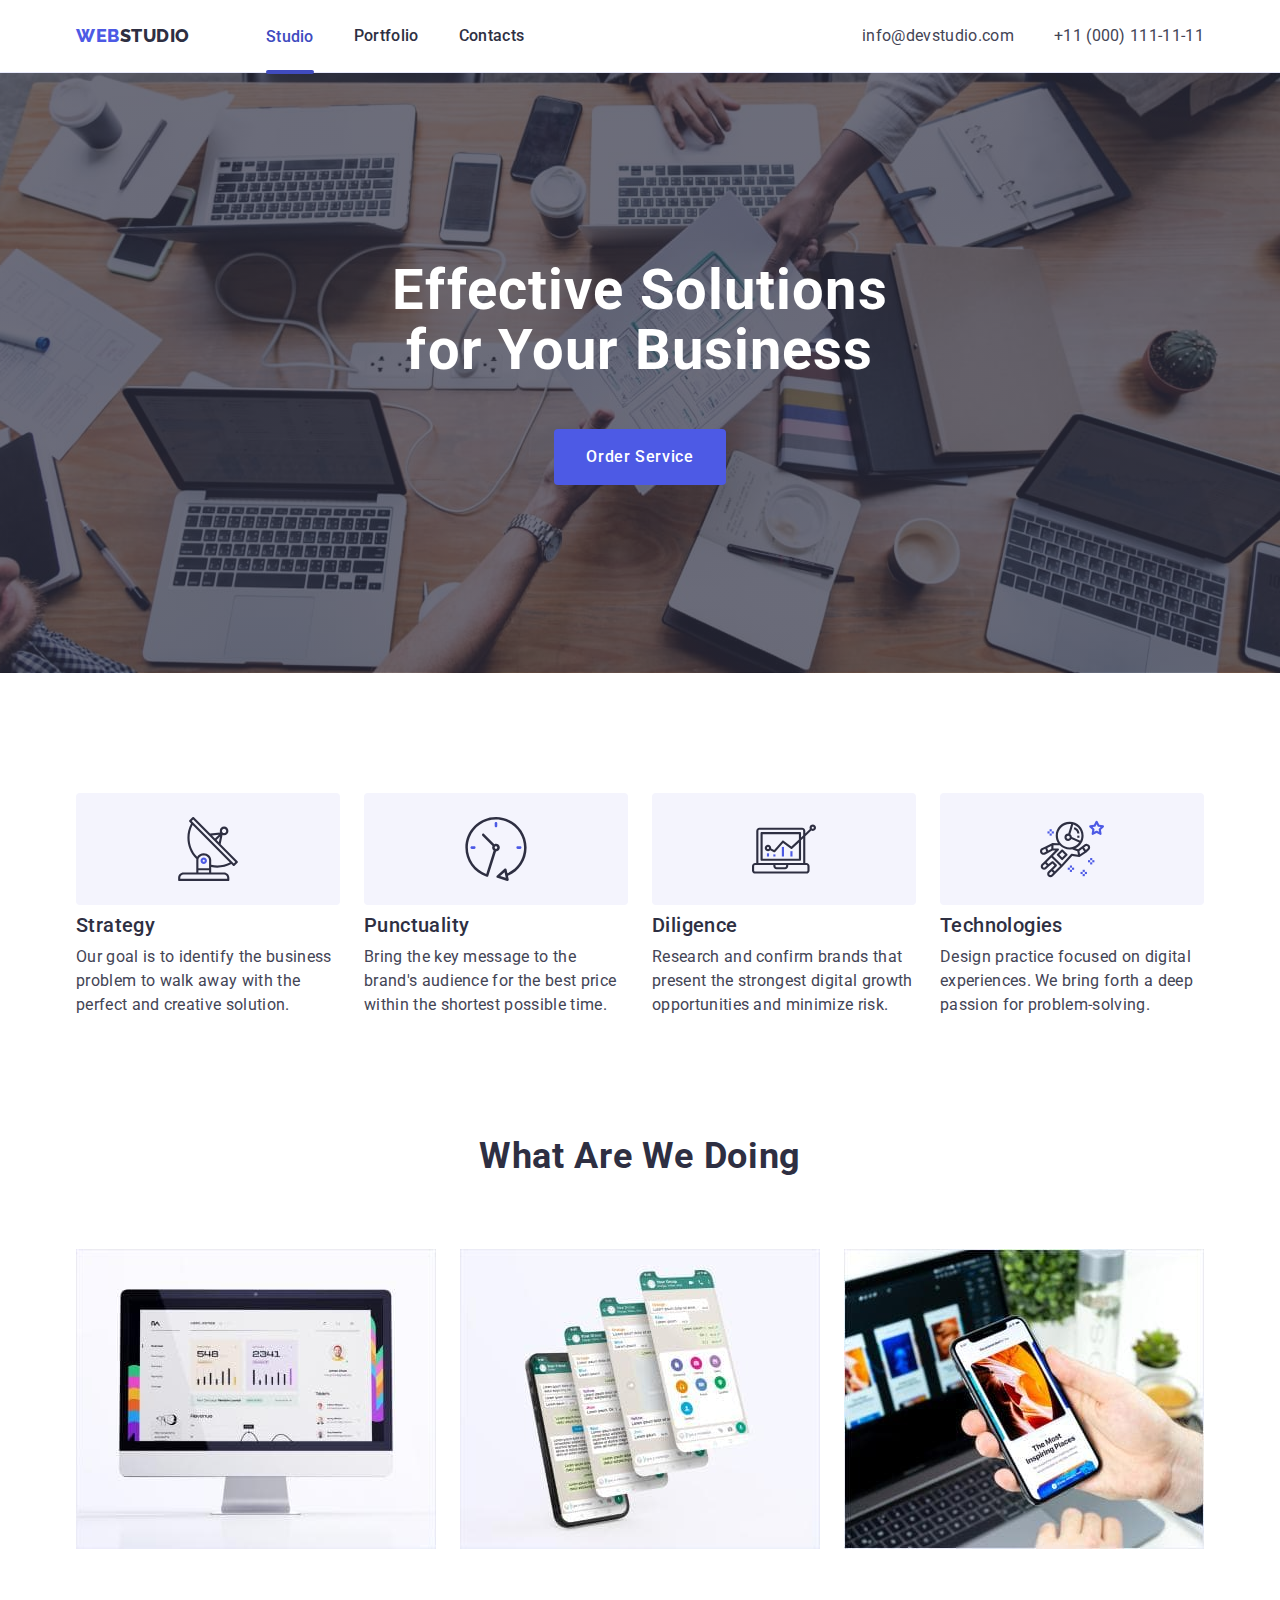
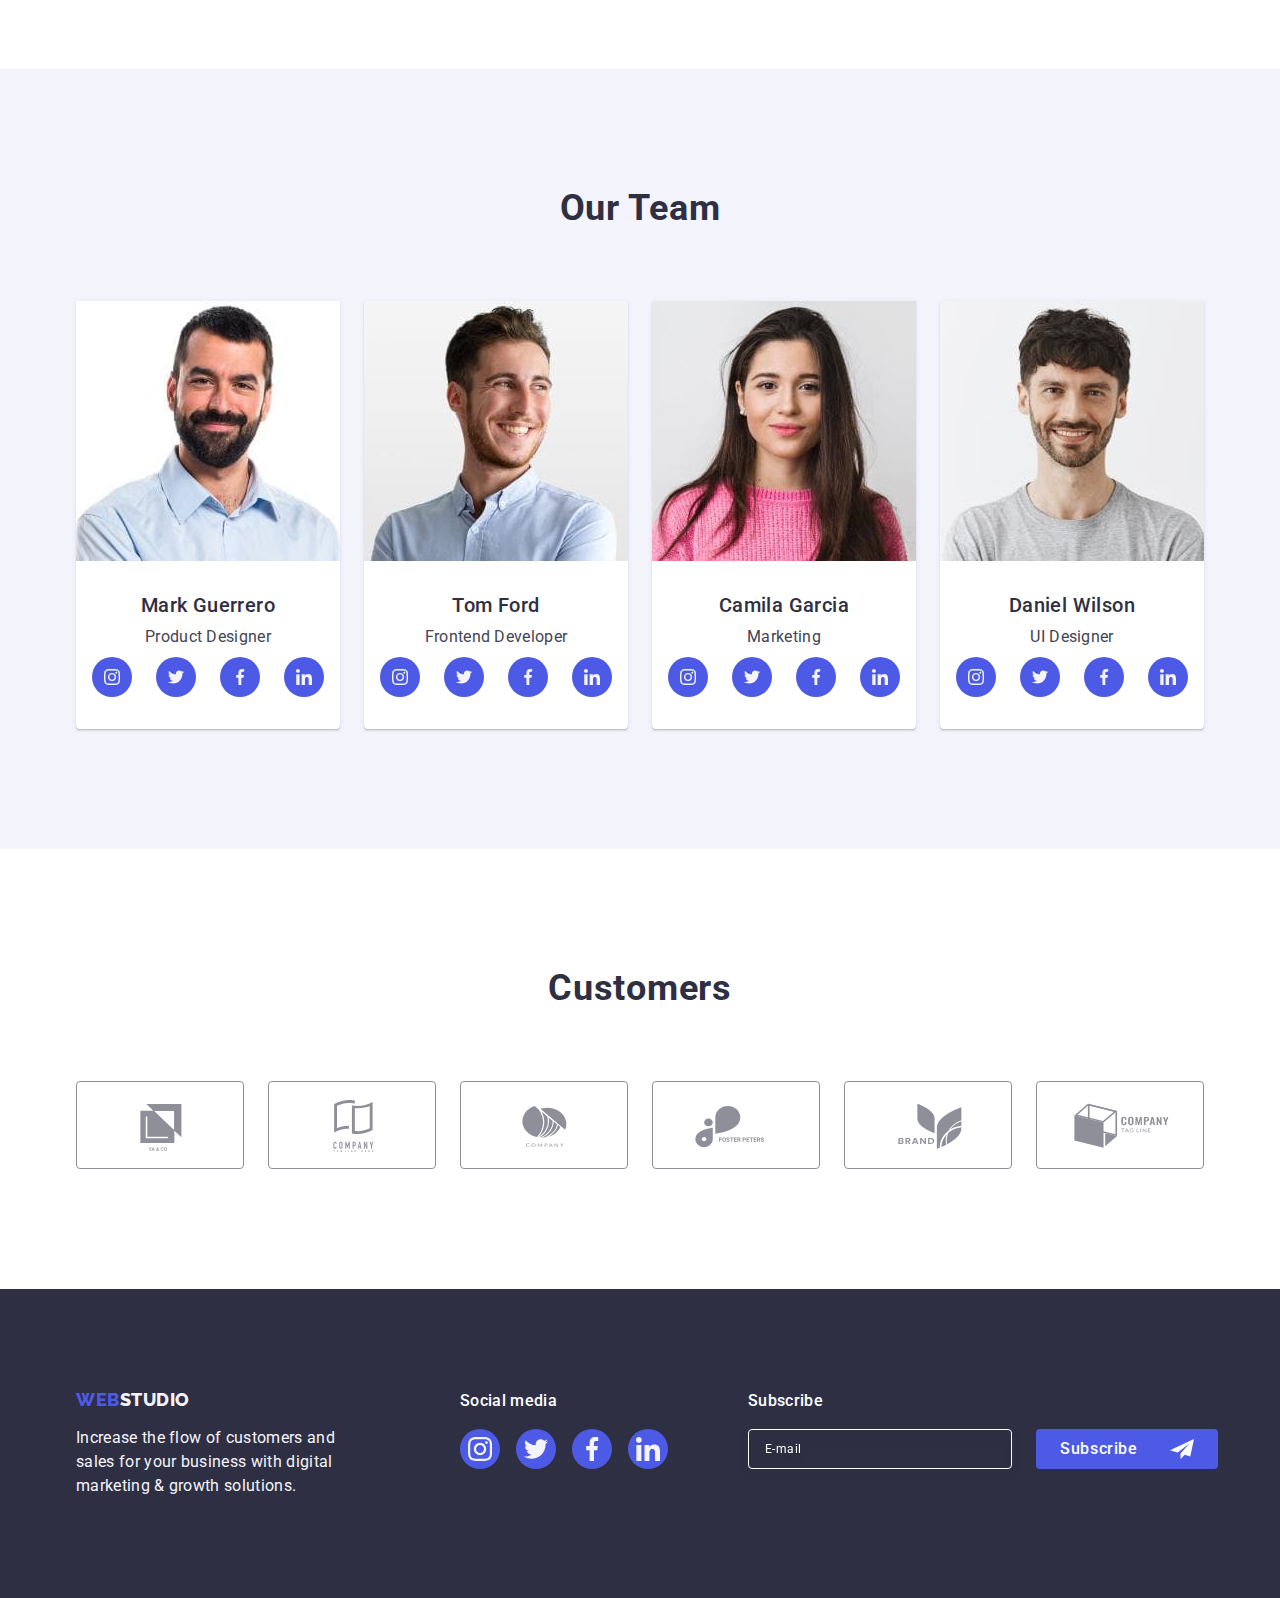
<file: index.html>
<!DOCTYPE html>
<html lang="en">
    <head>
        <link rel="stylesheet" href="./css/modern-normalize.min.css" />
        <link rel="preconnect" href="https://fonts.googleapis.com">
        <link rel="preconnect" href="https://fonts.gstatic.com" crossorigin>
        <link
            href="https://fonts.googleapis.com/css2?family=Raleway:wght@800&family=Roboto:wght@400;500;700&display=swap"
            rel="stylesheet">
        <meta charset="utf-8" />
        <meta name="description" content="Web studio services" />
        <title>Web Studio</title>
        <link href="./css/styles.css" rel="stylesheet"/>
    </head>

    <body>
        <header class="header">
            <div class="container header-div">
            <nav class="nav">
                <a class="logo link" href="./index.html">Web<span class="span">Studio</span></a>
                <ul class="list header-ul-l">
                    <li><a class="list-menu-header link current" href="./index.html">Studio</a></li>
                    <li><a class="list-menu-header link" href="./portfolio.html">Portfolio</a></li>
                    <li><a class="list-menu-header link" href="">Contacts</a></li>
                </ul>
            </nav>
            <address class="address">
                <ul class="list header-ul-ll">
                    <li><a class="list-contacts-header link" href="mailto:info@devstudio.com">info@devstudio.com</a></li>
                    <li><a class="list-contacts-header link" href="tel:+110001111111">+11 (000) 111-11-11</a></li>
                </ul>
            </address>
            </div>
        </header>

        <main>
            <section class="first-section container">
                <div class="container">
            <h1 class="title-first-section">Effective Solutions for Your Business</h1>
            <button data-modal-open class="first-section-button" type="button">Order Service</button>
            </div>
            </section>

            <section class="second-section">
                <div class="container">
            <h2 class="visually-hidden">List of features</h2>
            <ul class="l-list-ll-section list">
                <li class="item-l-list-ll-section">
                    <div class="background-icons-ll-section">
                    <svg width="64" height="64">
                        <use href="./images/icons.svg#icon-antenna-1"></use>
                    </svg>
                    </div>
                    <h3 class="second-section-titles">Strategy</h3>
                    <p class="second-section-text">
                        Our goal is to identify the business
                        problem to walk away with the perfect and creative solution.
                    </p>
                </li>
                <li class="item-l-list-ll-section">
                    <div class="background-icons-ll-section">
                    <svg width="64" height="64">
                        <use href="./images/icons.svg#icon-clock-1"></use>
                    </svg>
                    </div>
                    <h3 class="second-section-titles">Punctuality</h3>
                    <p class="second-section-text">
                        Bring the key message to the brand's audience for the best price within the shortest possible time.
                    </p>
                </li>
                <li class="item-l-list-ll-section">
                    <div class="background-icons-ll-section">
                    <svg width="64" height="64">
                        <use href="./images/icons.svg#icon-diagram-1"></use>
                    </svg>
                    </div>
                    <h3 class="second-section-titles">Diligence</h3>
                    <p class="second-section-text">
                        Research and confirm brands that present the strongest digital growth opportunities and minimize risk.
                    </p>
                </li>
                <li class="item-l-list-ll-section">
                    <div class="background-icons-ll-section">
                    <svg width="64" height="64">
                        <use href="./images/icons.svg#icon-astronaut-1"></use>
                    </svg>
                    </div>
                    <h3 class="second-section-titles">Technologies</h3>
                    <p class="second-section-text">
                        Design practice focused on digital experiences. We bring forth a deep passion for problem-solving.
                    </p>
                </li>
            </ul>
            </div>
            </section>

            <section class="third-section">
                <div class="container">
            <h2 class="tytles-h-ll">What are we doing</h2>
            <ul class="l-list-lll-section list">
                <li class="list-l-list-lll-section"><img src="./images/Rectangle_71.jpg" alt="Computer" width="360" height="300" /></li>
                <li class="list-l-list-lll-section"><img src="./images/Rectangle_72.jpg" alt="Displays" width="360" height="300" /></li>
                <li class="list-l-list-lll-section"><img src="./images/Rectangle_73.jpg" alt="Smartphone" width="360" height="300" /></li>
            </ul>
            </div>
            </section>

            <section class="fourth-section">
                <div class="container">
            <h2 class="tytles-h-ll">Our Team</h2>
            <ul class="l-list-llll-section list">
                <li class="list-fourth-section">
                    <img class="img-fourth-section" src="./images/img_1.jpg" alt="Mark"/>
                    <div class="employee-data">
                    <h3 class="fourth-section-h-lll">Mark Guerrero</h3>
                    <p class="fourth-section-p">Product Designer</p>
                    <ul class="list-icons-llll-section list">
                        <li class="background-icons-llll-section">
                            <a class="link-social-llll-section link" href="">
                            <svg class="icons-llll-section" width="16" height="16">
                                <use href="./images/icons.svg#icon-instagram-2"></use>
                            </svg>
                            </a>
                        </li>
                        <li class="background-icons-llll-section">
                            <a class="link-social-llll-section link" href="">
                            <svg class="icons-llll-section" width="16" height="16">
                                <use href="./images/icons.svg#icon-twitter-1"></use>
                            </svg>
                            </a>
                        </li>
                        <li class="background-icons-llll-section">
                            <a class="link-social-llll-section link" href="">
                            <svg class="icons-llll-section" width="16" height="16">
                                <use href="./images/icons.svg#icon-facebook-1"></use>
                            </svg>
                            </a>
                        </li>
                        <li class="background-icons-llll-section">
                            <a class="link-social-llll-section link" href="">
                            <svg class="icons-llll-section" width="16" height="16">
                                <use href="./images/icons.svg#icon-linkedin-1"></use>
                            </svg>
                            </a>
                        </li>
                    </ul>
                    </div>
                </li>
                <li class="list-fourth-section">
                    <img class="img-fourth-section" src="./images/img_2.jpg" alt="Tom"/> 
                    <div class="employee-data">
                    <h3 class="fourth-section-h-lll">Tom Ford</h3>
                    <p class="fourth-section-p">Frontend Developer</p>
                    <ul class="list-icons-llll-section list">
                        <li class="background-icons-llll-section">
                            <a class="link-social-llll-section link" href="">
                                <svg class="icons-llll-section" width="16" height="16">
                                    <use href="./images/icons.svg#icon-instagram-2"></use>
                                </svg>
                            </a>
                        </li>
                        <li class="background-icons-llll-section">
                            <a class="link-social-llll-section link" href="">
                                <svg class="icons-llll-section" width="16" height="16">
                                    <use href="./images/icons.svg#icon-twitter-1"></use>
                                </svg>
                            </a>
                        </li>
                        <li class="background-icons-llll-section">
                            <a class="link-social-llll-section link" href="">
                                <svg class="icons-llll-section" width="16" height="16">
                                    <use href="./images/icons.svg#icon-facebook-1"></use>
                                </svg>
                            </a>
                        </li>
                        <li class="background-icons-llll-section">
                            <a class="link-social-llll-section link" href="">
                                <svg class="icons-llll-section" width="16" height="16">
                                    <use href="./images/icons.svg#icon-linkedin-1"></use>
                                </svg>
                            </a>
                        </li>
                    </ul>
                    </div>
                </li>
                <li class="list-fourth-section">
                    <img class="img-fourth-section" src="./images/img_3.jpg" alt="Camila"/>
                    <div class="employee-data">
                    <h3 class="fourth-section-h-lll">Camila Garcia</h3>
                    <p class="fourth-section-p">Marketing</p>
                    <ul class="list-icons-llll-section list">
                        <li class="background-icons-llll-section">
                            <a class="link-social-llll-section link" href="">
                                <svg class="icons-llll-section" width="16" height="16">
                                    <use href="./images/icons.svg#icon-instagram-2"></use>
                                </svg>
                            </a>
                        </li>
                        <li class="background-icons-llll-section">
                            <a class="link-social-llll-section link" href="">
                                <svg class="icons-llll-section" width="16" height="16">
                                    <use href="./images/icons.svg#icon-twitter-1"></use>
                                </svg>
                            </a>
                        </li>
                        <li class="background-icons-llll-section">
                            <a class="link-social-llll-section link" href="">
                                <svg class="icons-llll-section" width="16" height="16">
                                    <use href="./images/icons.svg#icon-facebook-1"></use>
                                </svg>
                            </a>
                        </li>
                        <li class="background-icons-llll-section">
                            <a class="link-social-llll-section link" href="">
                                <svg class="icons-llll-section" width="16" height="16">
                                    <use href="./images/icons.svg#icon-linkedin-1"></use>
                                </svg>
                            </a>
                        </li>
                    </ul>
                    </div>
                </li>
                <li class="list-fourth-section">
                    <img class="img-fourth-section" src="./images/img_4.jpg" alt="Daniel"/>
                    <div class="employee-data">
                    <h3 class="fourth-section-h-lll">Daniel Wilson</h3>
                    <p class="fourth-section-p">UI Designer</p>
                    <ul class="list-icons-llll-section list">
                        <li class="background-icons-llll-section">
                            <a class="link-social-llll-section link" href="">
                                <svg class="icons-llll-section" width="16" height="16">
                                    <use href="./images/icons.svg#icon-instagram-2"></use>
                                </svg>
                            </a>
                        </li>
                        <li class="background-icons-llll-section">
                            <a class="link-social-llll-section link" href="">
                                <svg class="icons-llll-section" width="16" height="16">
                                    <use href="./images/icons.svg#icon-twitter-1"></use>
                                </svg>
                            </a>
                        </li>
                        <li class="background-icons-llll-section">
                            <a class="link-social-llll-section link" href="">
                                <svg class="icons-llll-section" width="16" height="16">
                                    <use href="./images/icons.svg#icon-facebook-1"></use>
                                </svg>
                            </a>
                        </li>
                        <li class="background-icons-llll-section">
                            <a class="link-social-llll-section link" href="">
                                <svg class="icons-llll-section" width="16" height="16">
                                    <use href="./images/icons.svg#icon-linkedin-1"></use>
                                </svg>
                            </a>
                        </li>
                    </ul>
                    </div>
                </li>
            </ul>
            </div>
            </section>

            <section class="fifth-section">
                <div class="container">
                    <h2 class="tytles-h-ll">Customers</h2>
                    <ul class="list-icons-fifth-section list">
                        <li class="background-icons-fifth-section">
                            <a class="link-icons-fifth-section link" href="">
                            <svg class="svg-fifth-section" width="104" height="56">
                                <use href="./images/icons.svg#icon-Logo"></use>
                            </svg>
                            </a>
                        </li>
                        <li class="background-icons-fifth-section">
                            <a class="link-icons-fifth-section link" href="">
                                <svg class="svg-fifth-section" width="104" height="56">
                                <use href="./images/icons.svg#icon-Logo-1"></use>
                            </svg>
                            </a>
                        </li>
                        <li class="background-icons-fifth-section">
                            <a class="link-icons-fifth-section link" href="">
                                <svg class="svg-fifth-section" width="104" height="56">
                                <use href="./images/icons.svg#icon-Logo-2"></use>
                            </svg>
                            </a>
                        </li>
                        <li class="background-icons-fifth-section">
                            <a class="link-icons-fifth-section link" href="">
                                <svg class="svg-fifth-section" width="104" height="56">
                                <use href="./images/icons.svg#icon-logo_4"></use>
                            </svg>
                            </a>
                        </li>
                        <li class="background-icons-fifth-section">
                            <a class="link-icons-fifth-section link" href="">
                                <svg class="svg-fifth-section" width="104" height="56">
                                <use href="./images/icons.svg#icon-Logo-3"></use>
                            </svg>
                            </a>
                        </li>
                        <li class="background-icons-fifth-section">
                            <a class="link-icons-fifth-section link" href="">
                                <svg class="svg-fifth-section" width="104" height="56">
                                <use href="./images/icons.svg#icon-Logo-4"></use>
                            </svg>
                            </a>
                        </li>
                    </ul>
                </div>
            </section>
        </main>

        <footer class="footer">
            <div class="container all-footer">
                <div class="logo-p-footer">
            <a class="logo-footer link" href="./index.html">Web<span class="second-span">Studio</span></a>
            <p class="footer-p">Increase the flow of customers and sales for your business with digital marketing & growth solutions.</p>
            </div>
            <div class="second-section-footer">
            <p class="p-ll-footer">Social media</p>
            <ul class="list-icons-footer-section list">
                <li class="background-icons-footer-section">
                    <a href="" class="link-social-footer-section link">
                    <svg class="icons-footer-section" width="24" height="24">
                        <use href="./images/icons.svg#icon-instagram-2"></use>
                    </svg>
                    </a>
                </li>
                <li class="background-icons-footer-section">
                    <a href="" class="link-social-footer-section link">
                        <svg class="icons-footer-section" width="24" height="24">
                        <use href="./images/icons.svg#icon-twitter-1"></use>
                    </svg>
                    </a>
                </li>
                <li class="background-icons-footer-section">
                    <a href="" class="link-social-footer-section link">
                        <svg class="icons-footer-section" width="24" height="24">
                        <use href="./images/icons.svg#icon-facebook-1"></use>
                    </svg>
                    </a>
                </li>
                <li class="background-icons-footer-section">
                    <a href="" class="link-social-footer-section link">
                        <svg class="icons-footer-section" width="24" height="24">
                        <use href="./images/icons.svg#icon-linkedin-1"></use>
                    </svg>
                    </a>
                </li>
            </ul>
            </div>
            <div class="feedback">
                <p class="subscribe">Subscribe</p>
                <form class="form-footer">
                <label class="message-footer">
                    <input class="form-message-footer" type="email" name="e-mail" placeholder="E-mail"/>
                </label>
                <button class="footer-button" type="submit">Subscribe
                <svg class="svg-footer-button" width="24" height="24">
                    <use href="./images/icons.svg#telegram-icon"></use>
                </svg>
                </button>
                </form>
            </div>
            </div>
        </footer>

        <div data-modal class="backdrop is-hidden">
            <div class="modal-window">
                <button type="button" data-modal-close class="modal-close">
                    <svg class="close" width="8" height="8">
                        <use href="./images/icons.svg#icon-close-black-18dp-2-1"></use>
                    </svg>
                </button>
                <p class="title-modal-window">Leave your contacts and we will call you back</p>
                <form>
                    <div class="ansver-modal-window">
                        <label class="label-modal-window" for="user-name">Name</label>
                            <div class="form-ansver-modal-window">
                                <input class="input-ansver-modal-window" type="text" name="user-name" id="user-name" />
                                <svg class="icon-ansver-modal-window" width="18" height="24">
                                    <use href="./images/icons.svg#icon-person-black-18dp-1"></use>
                                </svg>
                            </div>
                    </div>

                    <div class="ansver-modal-window">
                        <label class="label-modal-window" for="user-tel">Phone</label>
                            <div class="form-ansver-modal-window">
                                <input class="input-ansver-modal-window" type="tel" name="user-tel" id="user-tel" />
                                <svg class="icon-ansver-modal-window" width="18" height="24">
                                    <use href="./images/icons.svg#icon-phone-black-18dp-1"></use>
                                </svg>
                            </div>
                    </div>

                    <div class="ansver-modal-window">
                        <label class="label-modal-window" for="user-email">Email</label>
                            <div class="form-ansver-modal-window">
                            <input class="input-ansver-modal-window" type="email" name="user-email" id="user-email" />
                            <svg class="icon-ansver-modal-window" width="18" height="24">
                            <use href="./images/icons.svg#icon-email-black-18dp-1"></use>
                        </svg>
                        </div>
                    </div>

                    <div class="modal-textarea">
                    <label class="label-modal-window" for="user-comment">Comment</label>
                    <textarea class="textarea-modal-window" id="user-comment" name="user-comment" placeholder="Text input"></textarea>
                    </div>

                    <div class="all-checkbox">
                    <input class="checkbox visually-hidden" type="checkbox" name="user-privacy" id="user-privacy" value="true"/>
                    <label class="label-checkbox-modal-window" for="user-privacy">
                        <span class="icon-checkbox">
                            <svg class="check-icon" width="10" height="8">
                                <use href="./images/icons.svg#icon-Vector-1"></use>
                            </svg>
                        </span>
                        I accept the terms and conditions of the     
                        <a class="link-checkbox" href=""> Privacy Policy</a>
                    </label>
                    </div>

                    <button class="modal-button" type="submit">Send</button>
                </form>
            </div>
            </div>
        <script src="./js/modal.js"></script>
    </body>
</html>
</file>
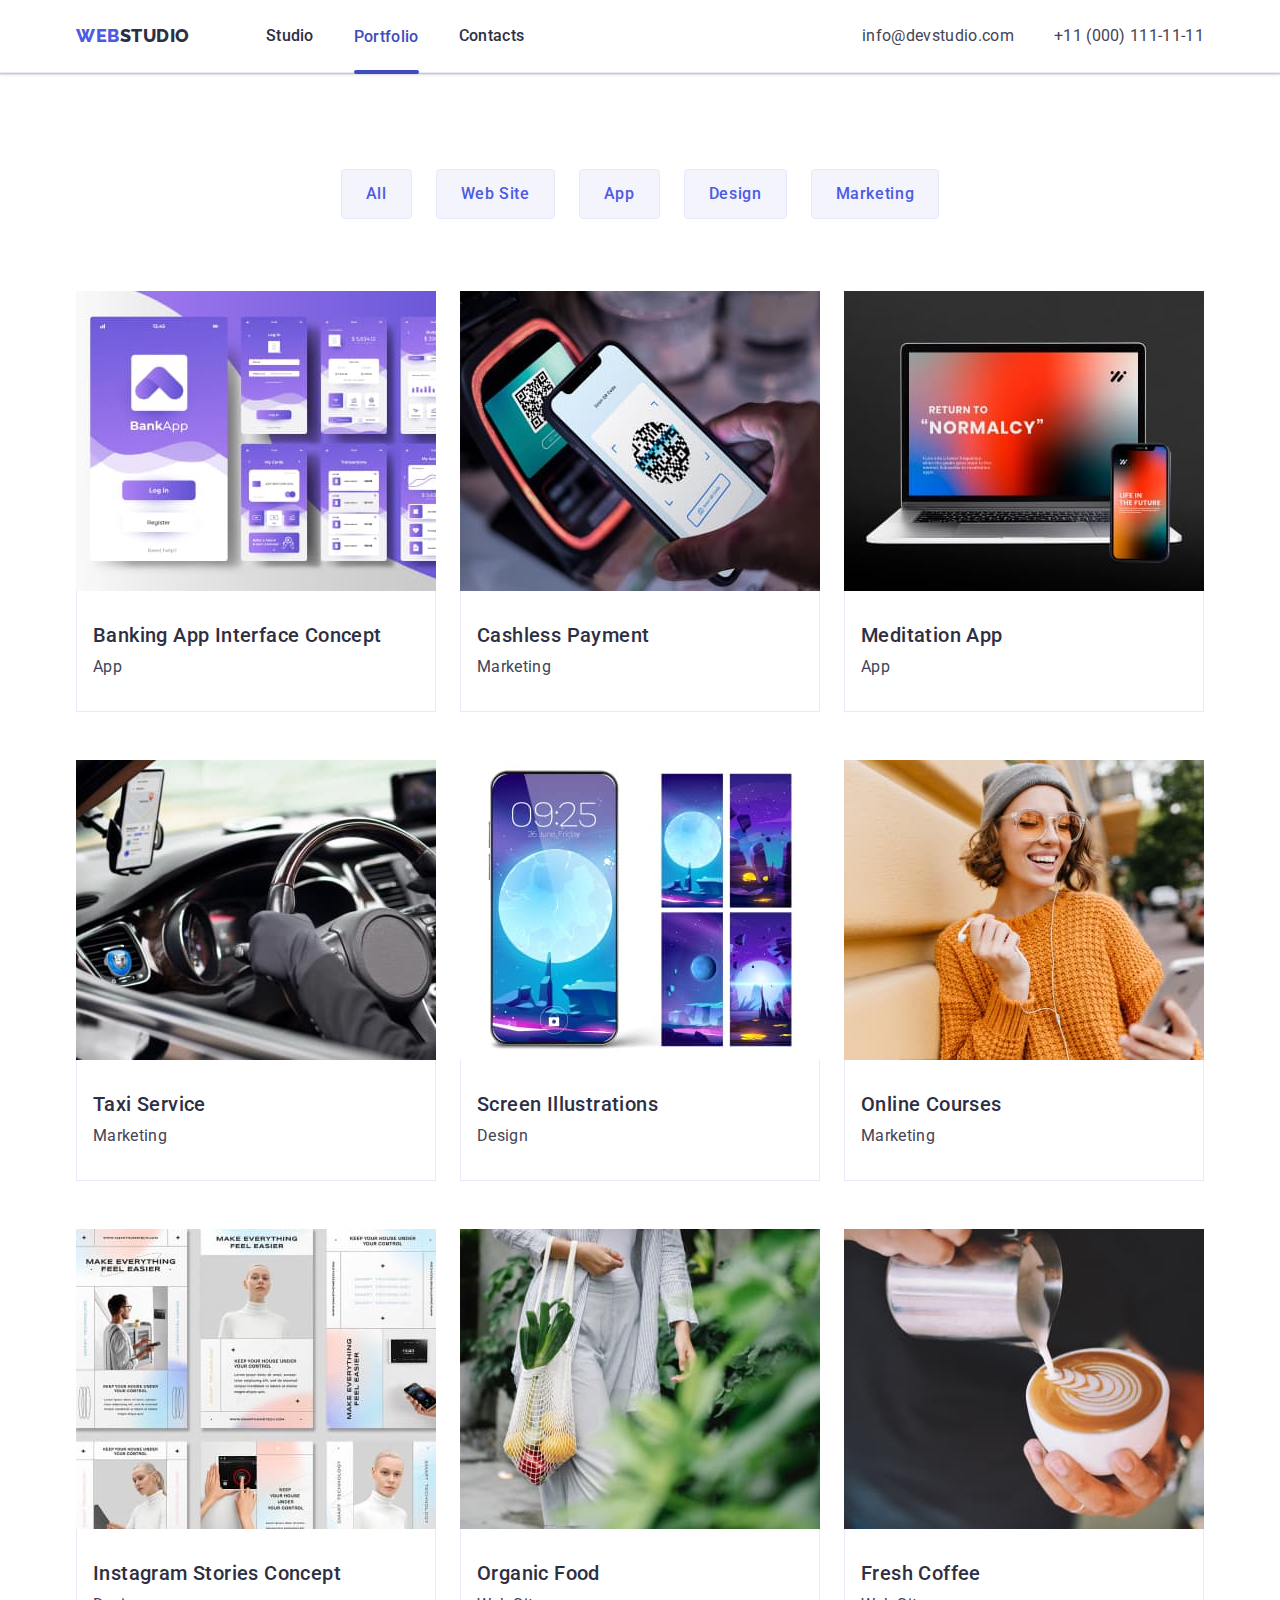
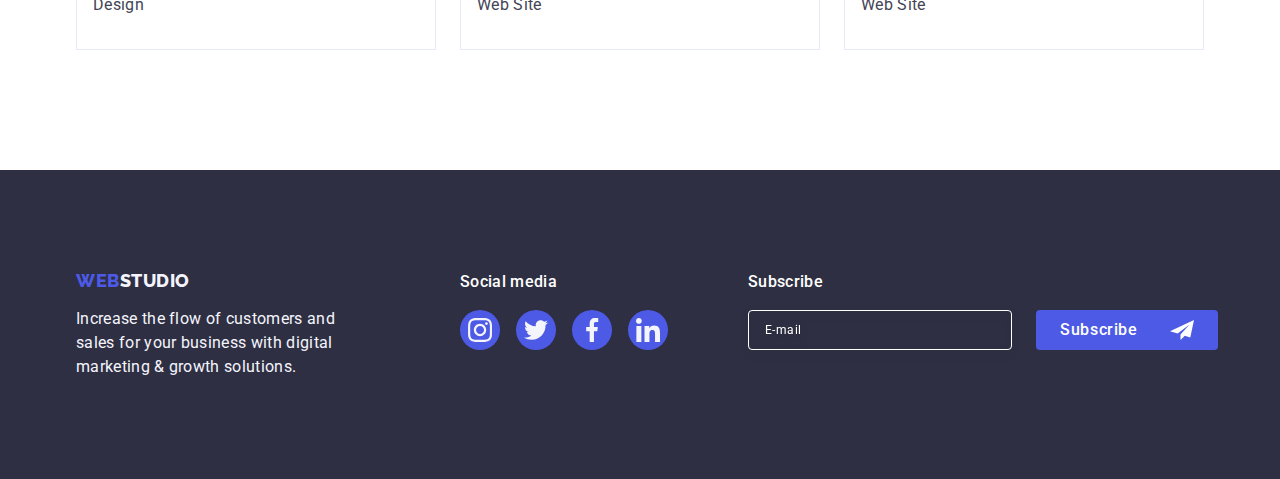
<file: portfolio.html>
<!DOCTYPE html>
<html lang="en">

<head>
    <link rel="stylesheet" href="./css/modern-normalize.min.css" />
    <link rel="preconnect" href="https://fonts.googleapis.com">
    <link rel="preconnect" href="https://fonts.gstatic.com" crossorigin>
    <link href="https://fonts.googleapis.com/css2?family=Raleway:wght@800&family=Roboto:wght@400;500;700&display=swap"
        rel="stylesheet">
    <meta charset="utf-8" />
    <meta name="description" content="Web studio services" />
    <title>Web Studio</title>
    <link href="./css/styles.css" rel="stylesheet" />
</head>

<body>
    <header class="header">
        <div class="container header-div">
            <nav class="nav">
                <a class="logo link" href="./index.html">Web<span class="span">Studio</span></a>
                <ul class="list header-ul-l">
                    <li><a class="list-menu-header link" href="./index.html">Studio</a></li>
                    <li><a class="list-menu-header link current" href="./portfolio.html">Portfolio</a></li>
                    <li><a class="list-menu-header link" href="">Contacts</a></li>
                </ul>
            </nav>
            <address class="address">
                <ul class="list header-ul-ll">
                    <li><a class="list-contacts-header link" href="mailto:info@devstudio.com">info@devstudio.com</a></li>
                    <li><a class="list-contacts-header link" href="tel:+110001111111">+11 (000) 111-11-11</a></li>
                </ul>
            </address>
        </div>
    </header>

    <main>
        <section class="first-section-portfolio">
            <div class="container">
            <h1 class="visually-hidden">Portfolio</h1>
        <ul class="list portfolio-l-list">
            <li><button class="first-button" type="button">All</button></li>
            <li><button class="first-button" type="button">Web Site</button></li>
            <li><button class="first-button" type="button">App</button></li>
            <li><button class="first-button" type="button">Design</button></li>
            <li><button class="first-button" type="button">Marketing</button></li>
        </ul>

        <ul class="list portfolio-ll-list">
            <li class="item-portfolio-ll-list">
                <a class="link-portfolio-ll-list link" href="#">
                    <div class="img-overlay-portfolio">
                    <img src="./images/img_21.jpg" alt="BankApp" width="360" height="300"/>
                    <p class="overlay-portfolio">14 Stylish and User-Friendly App Design Concepts · Task Manager App · Calorie Tracker App · Exotic Fruit Ecommerce App ·
                    Cloud Storage App</p>
                    </div>
                    <div class="application-data">
                    <h2 class="title-text-cards-portfolio">Banking App Interface Concept</h2>
                    <p class="text-cards-portfolio">App</p>
                </div></a></li>
            <li class="item-portfolio-ll-list">
                <a class="link-portfolio-ll-list link" href="#">
                    <div class="img-overlay-portfolio">
                    <img src="./images/img_22.jpg" alt="QR-code scanner" width="360" height="300"/>
                    <p class="overlay-portfolio">14 Stylish and User-Friendly App Design Concepts · Task Manager App · Calorie Tracker App · Exotic Fruit Ecommerce App ·
                    Cloud Storage App</p>
                    </div>
                    <div class="application-data">
                    <h2 class="title-text-cards-portfolio">Cashless Payment</h2>
                    <p class="text-cards-portfolio">Marketing</p>
                </div></a></li>
            <li class="item-portfolio-ll-list">
                <a class="link-portfolio-ll-list link" href="#">
                    <div class="img-overlay-portfolio">
                    <img src="./images/img_23.jpg" alt="Notebooke" width="360" height="300"/>
                    <p class="overlay-portfolio">14 Stylish and User-Friendly App Design Concepts · Task Manager App · Calorie Tracker App · Exotic Fruit Ecommerce App ·
                    Cloud Storage App</p>
                    </div>
                    <div class="application-data">
                    <h2 class="title-text-cards-portfolio">Meditation App</h2>
                    <p class="text-cards-portfolio">App</p>
                </div></a></li>
            <li class="item-portfolio-ll-list">
                <a class="link-portfolio-ll-list link" href="#">
                    <div class="img-overlay-portfolio">
                    <img src="./images/img_24.jpg" alt="Car" width="360" height="300"/>
                    <p class="overlay-portfolio">14 Stylish and User-Friendly App Design Concepts · Task Manager App · Calorie Tracker App · Exotic Fruit Ecommerce App ·
                    Cloud Storage App</p>
                    </div>
                    <div class="application-data">
                    <h2 class="title-text-cards-portfolio">Taxi Service</h2>
                    <p class="text-cards-portfolio">Marketing</p>
                </div></a></li>
            <li class="item-portfolio-ll-list">
                <a class="link-portfolio-ll-list link" href="#">
                    <div class="img-overlay-portfolio">
                    <img src="./images/img_25.jpg" alt="Smartphone" width="360" height="300"/>
                    <p class="overlay-portfolio">14 Stylish and User-Friendly App Design Concepts · Task Manager App · Calorie Tracker App · Exotic Fruit Ecommerce App ·
                    Cloud Storage App</p>
                    </div>
                    <div class="application-data">
                    <h2 class="title-text-cards-portfolio">Screen Illustrations</h2>
                    <p class="text-cards-portfolio">Design</p>
                </div></a></li>
            <li class="item-portfolio-ll-list">
                <a class="link-portfolio-ll-list link" href="#">
                    <div class="img-overlay-portfolio">
                    <img src="./images/img_26.jpg" alt="Girl" width="360" height="300"/>
                    <p class="overlay-portfolio">14 Stylish and User-Friendly App Design Concepts · Task Manager App · Calorie Tracker App · Exotic Fruit Ecommerce App ·
                    Cloud Storage App</p>
                    </div>
                    <div class="application-data">
                    <h2 class="title-text-cards-portfolio">Online Courses</h2>
                    <p class="text-cards-portfolio">Marketing</p>
                </div></a></li>
            <li class="item-portfolio-ll-list">
                <a class="link-portfolio-ll-list link" href="#">
                    <div class="img-overlay-portfolio">
                    <img src="./images/img_27.jpg" alt="Pictures" width="360" height="300"/>
                    <p class="overlay-portfolio">14 Stylish and User-Friendly App Design Concepts · Task Manager App · Calorie Tracker App · Exotic Fruit Ecommerce App ·
                    Cloud Storage App</p>
                    </div>
                    <div class="application-data">
                    <h2 class="title-text-cards-portfolio">Instagram Stories Concept</h2>
                    <p class="text-cards-portfolio">Design</p>
                </div></a></li>
            <li class="item-portfolio-ll-list">
                <a class="link-portfolio-ll-list link" href="#">
                    <div class="img-overlay-portfolio">
                    <img src="./images/img_28.jpg" alt="Food" width="360" height="300"/>
                    <p class="overlay-portfolio">14 Stylish and User-Friendly App Design Concepts · Task Manager App · Calorie Tracker App · Exotic Fruit Ecommerce App ·
                    Cloud Storage App</p>
                    </div>
                    <div class="application-data">
                    <h2 class="title-text-cards-portfolio">Organic Food</h2>
                    <p class="text-cards-portfolio">Web Site</p>
                </div></a></li>
            <li class="item-portfolio-ll-list">
                <a class="link-portfolio-ll-list link" href="#">
                    <div class="img-overlay-portfolio">
                    <img src="./images/img_29.jpg" alt="Coffee" width="360" height="300"/>
                    <p class="overlay-portfolio">14 Stylish and User-Friendly App Design Concepts · Task Manager App · Calorie Tracker App · Exotic Fruit Ecommerce App ·
                    Cloud Storage App</p>
                    </div>
                    <div class="application-data">
                    <h2 class="title-text-cards-portfolio">Fresh Coffee</h2>
                    <p class="text-cards-portfolio">Web Site</p>
                </div></a></li>
        </ul>
        </div>
        </section>
    </main>

    <footer class="footer">
        <div class="container all-footer">
            <div class="logo-p-footer">
                <a class="logo-footer link" href="./index.html">Web<span class="second-span">Studio</span></a>
                <p class="footer-p">Increase the flow of customers and sales for your business with digital marketing &
                    growth solutions.</p>
            </div>
            <div class="second-section-footer">
                <p class="p-ll-footer">Social media</p>
                <ul class="list-icons-footer-section list">
                    <li class="background-icons-footer-section">
                        <a href="" class="link-social-footer-section link">
                            <svg class="icons-footer-section" width="24" height="24">
                                <use href="./images/icons.svg#icon-instagram-2"></use>
                            </svg>
                        </a>
                    </li>
                    <li class="background-icons-footer-section">
                        <a href="" class="link-social-footer-section link">
                            <svg class="icons-footer-section" width="24" height="24">
                                <use href="./images/icons.svg#icon-twitter-1"></use>
                            </svg>
                        </a>
                    </li>
                    <li class="background-icons-footer-section">
                        <a href="" class="link-social-footer-section link">
                            <svg class="icons-footer-section" width="24" height="24">
                                <use href="./images/icons.svg#icon-facebook-1"></use>
                            </svg>
                        </a>
                    </li>
                    <li class="background-icons-footer-section">
                        <a href="" class="link-social-footer-section link">
                            <svg class="icons-footer-section" width="24" height="24">
                                <use href="./images/icons.svg#icon-linkedin-1"></use>
                            </svg>
                        </a>
                    </li>
                </ul>
            </div>
            <div class="feedback">
                <p class="subscribe">Subscribe</p>
                <form class="form-footer">
                    <label class="message-footer">
                        <input class="form-message-footer" type="email" name="e-mail" placeholder="E-mail" />
                    </label>
                    <button class="footer-button" type="submit">Subscribe
                        <svg class="svg-footer-button" width="24" height="24">
                            <use href="./images/icons.svg#telegram-icon"></use>
                        </svg>
                    </button>
                </form>
            </div>
        </div>
    </footer>
</body>
    
</html>
</file>
<file: css/styles.css>
:root{
    --all-background: #FFFFFF;
    --text-color: #2E2F42;
    --logo-first: #4d5ae5;
    --logo-second: #2e2f42;
    --text-header-normal: #2e2f42;
    --text-header-contacts-normal: #434455;
    --text-header-hover: #404BBF;
    --title-background: #2E2F42;
    --title-button-normal: #4D5AE5;
    --title-button-hover: #404BBF;
    --title-text: #FFFFFF;
    --main-background-first: #F4F4FD;
    --text-dark-background: #f4f4fd;
    --first-button-portfolio-normal: #F4F4FD;
    --first-button-portfolio-hover: #404BBF;
    --text-first-button-portfolio: #4d5ae5;
    --text-first-portfolio-hover: #FFFFFF;
    --positions-team:#434455;
    --footer-text: #F4F4FD;
    --first-inscription-cards: #2E2F42;
    --second--inscription-cards: #434455;
    --second-section-text: #434455;
    --second-section-titles: #2e2f42;
    --fourth-section-titles: #2e2f42;
    --tytles-h-ll: #2e2f42;
}

*{
    box-sizing: border-box;
}

body{
    font-family: "Roboto", sans-serif;
    color: #434455;
    background-color: var(--all-background);
}

h1, h2, h3, h4, h5, h6, p{
    margin-top: 0;
    margin-bottom: 0;
} 

ul{
    margin-top: 0;
    margin-bottom: 0;
    padding-left: 0;
}

img{
    display: block;
}

.link{
    text-decoration: none;
}

button{
    cursor: pointer;
}

.container {
    width: 100%;
    max-width: 1158px;
    margin: 0 auto;
    padding-left: 15px;
    padding-right: 15px;
}

.header{
    border-bottom: 1px solid #E7E9FC;
    box-shadow: 0px 2px 1px rgba(46, 47, 66, 0.08),
    0px 1px 1px rgba(46, 47, 66, 0.16),
    0px 1px 6px rgba(46, 47, 66, 0.08);
}

.header-div{
    display: flex;
}

.nav{
    display: flex;
    align-items: center;
}

.header-ul-l{
    display: flex;
}

.header-ul-ll {
    display: flex;
    align-items: center;
}

header .list{
    gap: 40px;
}

.logo{
    color: var(--logo-first);
    text-decoration: none;
    font-family: "Raleway", sans-serif;
    font-size: 18px;
    font-weight: 800;
    text-transform: uppercase;
    line-height: 1.17;
    letter-spacing: 0.03em;
    margin-right: 76px;
}

.span{
    color: var(--logo-second);
}

.portfolio-span {
    color: var(--logo-second);
}

.list{
    list-style: none;
}

.list-menu-header{
    color: var(--text-header-normal);
    font-size: 16px;
    font-weight: 500;
    line-height: 1.5;
    letter-spacing: 0.02em;
    padding: 24px 0;
    display: block;
    transition-property: color;
    transition-duration: 250ms;
    transition-timing-function: cubic-bezier(0.4, 0, 0.2, 1);
}

.list-menu-header:hover,
.list-menu-header:focus{
    color: var(--text-header-hover);
}

.list-menu-header:hover,
.list-menu-header:focus {
    color: var(--text-header-hover);
}

.current{
    position: relative;
    color: #404BBF;
    bottom: -1px;
}

.current::after{
    content: "";
    position: absolute;
    width: 100%;
    height: 4px;
    border-radius: 2px;
    background:#404BBF;
    bottom: 0px;
    left: 0;
    bottom: -1px;
}

.list-menu-header:hover,
.list-menu-header:focus {
    color: var(--text-header-hover);
}

.list{
    list-style: none;
}

.address{
    font-style: normal;
    margin-left: auto;
}

.list-contacts-header{
    color: var(--text-header-contacts-normal);
    font-size: 16px;
    line-height: 1.5;
    letter-spacing: 0.02em;
    padding: 24px 0;
    display: block;
    transition-property: color;
    transition-duration: 250ms;
    transition-timing-function: cubic-bezier(0.4, 0, 0.2, 1);
}

.list-contacts-header:hover,
.list-contacts-header:focus {
    color: var(--text-header-hover);
}

.list-contacts-header:hover,
.list-contacts-header:focus {
    color: var(--text-header-hover);
}

.first-section{
    background-color: var(--title-background);
    text-align: center;
    padding: 188px 0;
    background-image: linear-gradient(rgba(46, 47, 66, 0.7),
                rgba(46, 47, 66, 0.7)), url(../images/hero-bg.jpg);
    background-position: 50% 50%; 
    max-width: 1440px;
    width: 100%;
    background-repeat: no-repeat;
    background-size: cover;
}

.title-first-section{
    color: var(--title-text);
    font-size: 56px;
    font-weight: 700;
    line-height: 1.07;
    letter-spacing: 0.02em;
    width: 100%;
    max-width: 496px;
    margin-left: auto;
    margin-right: auto;
}

.first-section-button{
    background-color: var(--title-button-normal);
    color: var(--title-text);
    font-size: 16px;
    font-weight: 500;
    line-height: 1.5;
    letter-spacing: 0.04em;
    font-family: "Roboto", sans-serif;
    display: block;
    padding: 16px 32px;
    border-radius: 4px;
    min-width: 169px;
    height: 56px;
    border: none;
    cursor: pointer;
    margin-left: auto;
    margin-right: auto;
    margin-top: 48px;
    transition: background-color 250ms cubic-bezier(0.4, 0, 0.2, 1);
}

.first-section-button:hover,
.first-section-button:focus{
    background-color: var(--title-button-hover);
}

.second-section{
    padding: 120px 0;
}

.background-icons-ll-section{
    position: relative;
    width: 264px;
    height: 112px;
    border-radius: 4px;
    background-color:  #F4F4FD;
    margin-bottom: 8px;
    display: flex;
    align-items: center;
    justify-content: center;
}

.visually-hidden {
    position: absolute;
    width: 1px;
    height: 1px;
    margin: -1px;
    border: 0;
    padding: 0;
    white-space: nowrap;
    clip-path: inset(100%);
    clip: rect(0 0 0 0);
    overflow: hidden;
}

.l-list-ll-section{
    gap: 24px;
    display: flex;
}

.item-l-list-ll-section{
    width: calc((100% - 72px)/4);
}

.ll-list-ll-section>li{
    border: 1px solid #E7E9FC;
}

.second-section-titles{
    color: var(--second-section-titles);
    font-size: 20px;
    font-weight: 500;
    line-height: 1.2;
    letter-spacing: 0.02em;
    text-align: left;
    margin-bottom: 8px;
}

.second-section-text{
    font-size: 16px;
    line-height: 1.5;
    letter-spacing: 0.02em;
    text-align: left;
    color: var(--second-section-text);
}

.third-section{
    padding-bottom: 120px;
}

.tytles-h-ll{
    font-size: 36px;
    font-weight: 700;
    line-height: 1.11;
    letter-spacing: 0.02em;
    text-align: center;
    text-transform: capitalize;
    color: var(--tytles-h-ll);
    margin-bottom: 72px;
    margin-left: auto;
    margin-right: auto;
}

.l-list-lll-section {
    display: flex;
    gap: 24px;
    justify-content: center;
}

.list-l-list-lll-section{
    width: calc((100% - 48px)/3);
}

.fourth-section{
    background-color: var(--main-background-first);
    padding: 120px 0;
}

.l-list-llll-section{
    display: flex;
    gap: 24px;
    justify-content: center;
}

.img-fourth-section{
    max-width: 264px;
    width:100%;
}

.list-icons-llll-section{
    display: flex;
    gap: 24px;
    justify-content: center;
    margin-top: 8px;
}

.background-icons-llll-section{
    position: relative;
    width: 40px;
    height: 40px;
}

.link-social-llll-section {
    width: 100%;
    height: 100%;
    background-color: #4D5AE5;
    border-radius: 50%;
    display: flex;
    align-items: center;
    justify-content: center;
    transition-property: background-color;
    transition-duration: 250ms;
    transition-timing-function: cubic-bezier(0.4, 0, 0.2, 1);
}

.link-social-llll-section:hover,
.link-social-llll-section:focus {
    background-color: #404bbf;
}

.icons-llll-section{
    fill:#f4f4fd;
}

.list-fourth-section{
    background-color: #FFFFFF;
    border-radius: 0px 0px 4px 4px;
    box-shadow: 0px 2px 1px 0px rgba(46, 47, 66, 0.08), 0px 1px 1px 0px rgba(46, 47, 66, 0.16), 0px 1px 6px 0px rgba(46, 47, 66, 0.08);
    width: calc((100% - 72px)/4);
}

.employee-data{
    padding: 32px 0;
}

.fourth-section-h-lll{
    color: var(--fourth-section-titles);
    font-size: 20px;
    font-weight: 500;
    line-height: 1.2;
    letter-spacing: 0.02em;
    text-align: center;    
    margin-bottom: 8px;
}

.fourth-section-p {
    color: var(--positions-team);
    font-size: 16px;
    line-height: 1.5;
    letter-spacing: 0.02em;
    text-align: center;
}

.fifth-section{
    padding: 120px 0;
}

.list-icons-fifth-section{
    display: flex;
    gap: 24px;
}

.background-icons-fifth-section{
    width: calc((100% - 24px*5)/6);
    height: 88px;
}

.link-icons-fifth-section{
    width: 100%;
    height: 100%;
    border: 1px solid #8e8f99;
    border-radius: 4px;
    display: flex;
    align-items: center;
    justify-content: center;
    color: #8e8f99;
    transition: border-color 250ms cubic-bezier(0.4, 0, 0.2, 1),
        color 250ms cubic-bezier(0.4, 0, 0.2, 1);
}

.link-icons-fifth-section:hover,
.link-icons-fifth-section:focus{
    border-color: #404bbf;
    color: #404bbf;
}

.svg-fifth-section{
    fill: currentColor;
}

.footer{
    background-color: var(--title-background);
    padding: 100px 0;
}

.all-footer{
    display: flex;
    align-items: baseline;
}

.logo-p-footer{
    margin-right: 120px;
}

.logo-footer{
    color: var(--logo-first);
    text-decoration: none;
    font-family: "Raleway", sans-serif;
    font-size: 18px;
    font-weight: 800;
    text-transform: uppercase;
    line-height: 1.17;
    letter-spacing: 0.03em;
    display: inline-block;
    margin-bottom: 16px;
}

.second-span {
    color: var(--text-dark-background);
}

.footer-p{
    color: var(--footer-text);
    font-size: 16px;
    line-height: 1.5;
    letter-spacing: 0.02em;
    text-align: left;
    width: 100%;
    max-width: 264px;
}

.p-ll-footer{
    font-size: 16px;
    font-style: normal;
    font-weight: 500;
    line-height: 1.5;
    letter-spacing: 0.02em;
    color: #FFFFFF;
    margin-bottom: 16px;
}

.list-icons-footer-section{
    display: flex;
    gap: 16px;
}

.background-icons-footer-section{
    width: 40px;
    height: 40px;
}

.link-social-footer-section{
    width: 100%;
    height: 100%;
    background-color: #4d5ae5;
    border-radius: 50%;
    align-items: center;
    justify-content: center;
    display: flex;
    transition: background-color 250ms cubic-bezier(0.4, 0, 0.2, 1); 
}

.link-social-footer-section:hover,
.link-social-footer-section:focus{
    background-color: #31d0aa;
}

.icons-footer-section{
    fill: #f4f4fd;
}

.feedback{
    position: relative;
    margin-left: 80px;
}

.subscribe{
    font-size: 16px;
    font-style: normal;
    font-weight: 500;
    line-height: 1.5;
    letter-spacing: 0.32px;
    color: #FFFFFF;
    margin-bottom: 16px;
}

.form-footer{
    display: flex;
    gap: 24px;
}

.form-message-footer{
    border-radius: 4px;
    border: 1px solid #FFF;
    background-color: transparent;
    width: 264px;
    height: 40px;
    font-size: 12px;
    font-style: normal;
    font-weight: 400;
    line-height: 1.5;
    letter-spacing: 0.04em;
    color: #FFFFFF;
    padding: 8px 16px;
    filter: drop-shadow(0px 4px 4px rgba(0, 0, 0, 0.15));
}

.form-message-footer::placeholder{
    color: #FFFFFF;
}

.footer-button{
    font-family: "Roboto", sans-serif;
    font-size: 16px;
    font-style: normal;
    font-weight: 500;
    line-height: 1.5;
    letter-spacing: 0.04em;
    text-align: center;
    color: #FFFFFF;
    background-color: #4D5AE5;
    border: none;
    border-radius: 4px;
    min-width: 165px;
    height: 40px;
    cursor: pointer;
    display: flex;
    padding: 8px 24px;
    justify-content: center;
    align-items: center;
    gap: 16px;
    position: absolute;
    bottom: 0;
    left: 100%;
    margin-left: 24px;
    transition: background-color 250ms cubic-bezier(0.4, 0, 0.2, 1);
}

.footer-button:hover,
.footer-button:focus {
    background-color: var(--title-button-hover);
}

.svg-footer-button{
    margin-left: 16px;
}

.backdrop{
    background-color: rgba(46, 47, 66, 0.40);
    width: 100%;
    height: 100%;
    position: fixed;    
    top: 0;
    left: 0;
    transition: opacity 250ms cubic-bezier(0.4, 0, 0.2, 1), visibility 250ms cubic-bezier(0.4, 0, 0.2, 1);
}

.is-hidden{
    visibility: hidden;
    opacity: 0;
    pointer-events: none;
}

.modal-window{
    position: absolute;
    padding: 72px 24px 24px 24px;
    top: 50%;
    left: 50%;
    transform: translate(-50%, -50%) scale(1);
    background: #fcfcfc;
    width: 408px;
    min-height: 584px;
    border-radius: 4px;
    box-shadow: 0px 1px 1px rgba(0, 0, 0, 0.14),
        0px 1px 3px rgba(0, 0, 0, 0.12),
        0px 2px 1px rgba(0, 0, 0, 0.2);
    transition: transform 250ms cubic-bezier(0.4, 0, 0.2, 1);
}

.modal-close{
    position: absolute;
    background-color: #e7e9fc;
    width: 24px;
    height: 24px;
    top:24px;
    right: 24px;
    border: 1px solid rgba(0, 0, 0, 0.1);
    border-radius: 50%;
    display: flex;
    align-items: center;
    justify-content: center;
    padding: 0;
    transition: background-color, fill 250ms cubic-bezier(0.4, 0, 0.2, 1), border 250ms cubic-bezier(0.4, 0, 0.2, 1);
}

.modal-close:hover,
.modal-close:focus{
    background-color: #404bbf;
    border: none;
    fill:#ffffff;
}

.close{
    transition: fill 250ms cubic-bezier(0.4, 0, 0.2, 1);
}

.title-modal-window{
    font-size: 16px;
    font-style: normal;
    font-weight: 500;
    line-height: 1.5;
    letter-spacing: 0.32px;
    color: #2E2F42;
    text-align: center;
    max-width: 360px;
    width: 100%;
    margin-bottom: 16px;
}

.ansver-modal-window{
    margin-bottom: 8px;
}

.form-ansver-modal-window{
    position: relative;
}

.label-modal-window{
    font-size: 12px;
    font-style: normal;
    font-weight: 400;
    line-height: 1.17;
    letter-spacing: 0.48px;
    color: #8E8F99;
    display: block;
    margin-bottom: 4px;
}

.input-ansver-modal-window{
    width: 100%;
    height: 40px;
    border-radius: 4px;
    border: 1px solid rgba(46, 47, 66, 0.40);
    background-color: transparent;
    outline: transparent;
    padding: 0 10px 0 38px;
    transition: border-color 250ms cubic-bezier(0.4, 0, 0.2, 1);
}

.input-ansver-modal-window:focus{
    border-color: #4D5AE5;
}

.icon-ansver-modal-window {
    position: absolute;
    top: 50%;
    transform: translateY(-50%);
    left: 16px;
    transition: fill 250ms cubic-bezier(0.4, 0, 0.2, 1);
}

.input-ansver-modal-window:focus + .icon-ansver-modal-window{
    fill: #4D5AE5;
}

.modal-textarea{
    margin-bottom: 16px;
}

.textarea-modal-window{
    width: 100%;
    height: 120px;
    border-radius: 4px;
    border: 1px solid rgba(46, 47, 66, 0.40);
    background-color: transparent;
    outline: transparent;
    margin-top: 4px;
    padding: 8px 16px;
    transition: border-color 250ms cubic-bezier(0.4, 0, 0.2, 1);
    font-size: 12px;
    line-height: 1.17;
    letter-spacing: 0.04em;
    color: rgba(46, 47, 66, 0.4);
    resize: none;
}

.textarea-modal-window:focus {
    border-color: #4D5AE5;
}

.textarea-modal-window::placeholder{
    font-size: 12px;
    font-style: normal;
    font-weight: 400;
    line-height: 1.167;
    letter-spacing: 0.48px;
    color: rgba(46, 47, 66, 0.40);
}

.label-checkbox-modal-window{
    display: inline-block;
    font-size: 12px;
    line-height: 1.17;
    letter-spacing: 0.04em;
    color: #8e8f99;
}

.all-checkbox{
    margin-bottom: 24px;
}

.link-checkbox{
    color: #4D5AE5;
}

.icon-checkbox {
    display: inline-flex;
    align-items: center;
    justify-content: center;
    width: 16px;
    height: 16px;
    border: 1px solid rgba(46, 47, 66, 0.4);
    border-radius: 2px;
    transition: background-color 250ms cubic-bezier(0.4, 0, 0.2, 1), border 250ms cubic-bezier(0.4, 0, 0.2, 1), fill 250ms cubic-bezier(0.4, 0, 0.2, 1);
    fill: transparent;
    margin-right: 8px;
    position: relative;
    vertical-align: bottom;
}

.checkbox:checked + .label-checkbox-modal-window .icon-checkbox{
    background-color: var(--title-button-hover);
    border: none;
    fill: var(--first-button-portfolio-normal);
}

.check-icon{
    position: absolute;
    top: 50%;
    left: 50%;
    transform: translate(-50%, -50%);

}

.modal-button{
    min-width: 169px;
    max-height: 56px;
    height: 100%;
    display: block;
    padding: 16px 32px;
    border-radius: 4px;
    border: none;
    background-color: var(--title-button-normal);
    box-shadow: 0px 4px 4px 0px rgba(0, 0, 0, 0.15);
    font-size: 16px;
    font-family: "Roboto", sans-serif;
    font-style: normal;
    font-weight: 500;
    line-height: 1.5;
    letter-spacing: 0.04em;
    color: var(--title-text);
    cursor: pointer;
    text-align: center;
    justify-content: center;
    align-items: center;
    margin: 24px auto;
    transition: background-color 250ms cubic-bezier(0.4, 0, 0.2, 1);
}

.modal-button:hover,
.modal-button:focus {
    background-color: var(--title-button-hover);
}





.first-section-portfolio{
    padding: 96px 0 120px 0;
}

.portfolio-l-list{
    display: flex;
    gap: 24px;
    justify-content: center;
    margin-bottom: 72px;
}

.first-button {
    background-color: var(--first-button-portfolio-normal);
    color: var(--text-first-button-portfolio);
    font-family: "Roboto", sans-serif;
    font-size: 16px;
    font-weight: 500;
    line-height: 1.5;
    letter-spacing: 0.04em;
    text-align: center;
    border-radius: 4px;
    border: 1px solid #E7E9FC;
    padding: 12px 24px;
    transition: color 250ms cubic-bezier(0.4, 0, 0.2, 1),
        background-color 250ms cubic-bezier(0.4, 0, 0.2, 1),
        border-color 250ms cubic-bezier(0.4, 0, 0.2, 1),
        box-shadow 250ms cubic-bezier(0.4, 0, 0.2, 1);
}

.first-button:hover,
.first-button:focus{
    background-color: var(--first-button-portfolio-hover);
    color: var(--text-first-portfolio-hover);
    border: 1px solid transparent;
    box-shadow: 0px 3px 1px rgba(0, 0, 0, 0.1),
        0px 2px 1px rgba(0, 0, 0, 0.08),
        0px 2px 2px rgba(0, 0, 0, 0.12);
}

.portfolio-ll-list{
    display: flex;
    flex-wrap: wrap;
    column-gap: 24px;
    row-gap: 48px;
}

.item-portfolio-ll-list{
    width: calc((100% - 48px) / 3);
}

.link-portfolio-ll-list{
    display: block;
    transition-property: box-shadow;
        transition-duration: 250ms;
        transition-timing-function: cubic-bezier(0.4, 0, 0.2, 1);
}

.link-portfolio-ll-list:hover,
.link-portfolio-ll-list:focus{
    box-shadow: 0px 1px 6px rgba(46, 47, 66, 0.08),
        0px 1px 1px rgba(46, 47, 66, 0.16),
        0px 2px 1px rgba(46, 47, 66, 0.08);
}

.img-overlay-portfolio{
    position: relative;
    overflow: hidden;
    width: 100%;
    height: 100%;
}

.overlay-portfolio{
    position: absolute;
    top: 0;
    left: 0;
    width: 100%;
    height: 100%;
    background-color: #4D5AE5;
    font-size: 16px;
    font-style: normal;
    font-weight: 400;
    line-height: 24px;
    letter-spacing: 0.32px;
    color: #F4F4FD;
    padding: 40px 32px;
    transform: translateY(100%);
    z-index: 3;
    transition-property: transform;
    transition-duration: 250ms;
    transition-timing-function: cubic-bezier(0.4, 0, 0.2, 1);
}

.link-portfolio-ll-list:hover .overlay-portfolio,
.link-portfolio-ll-list:focus .overlay-portfolio{
    transform: translateY(0);
}

.application-data{
    padding: 32px 16px;
    border: 1px solid #E7E9FC;
    border-top: none;
}

.title-text-cards-portfolio{
    color:var(--first-inscription-cards);
    font-size: 20px;
    font-weight: 500;
    line-height: 1.2;
    letter-spacing: 0.02em;
    text-align: left;
    margin-bottom: 8px;
}

.text-cards-portfolio{
    color: var(--second--inscription-cards);
    font-size: 16px;
    line-height: 1.5;
    letter-spacing: 0.02em;
}
</file>
